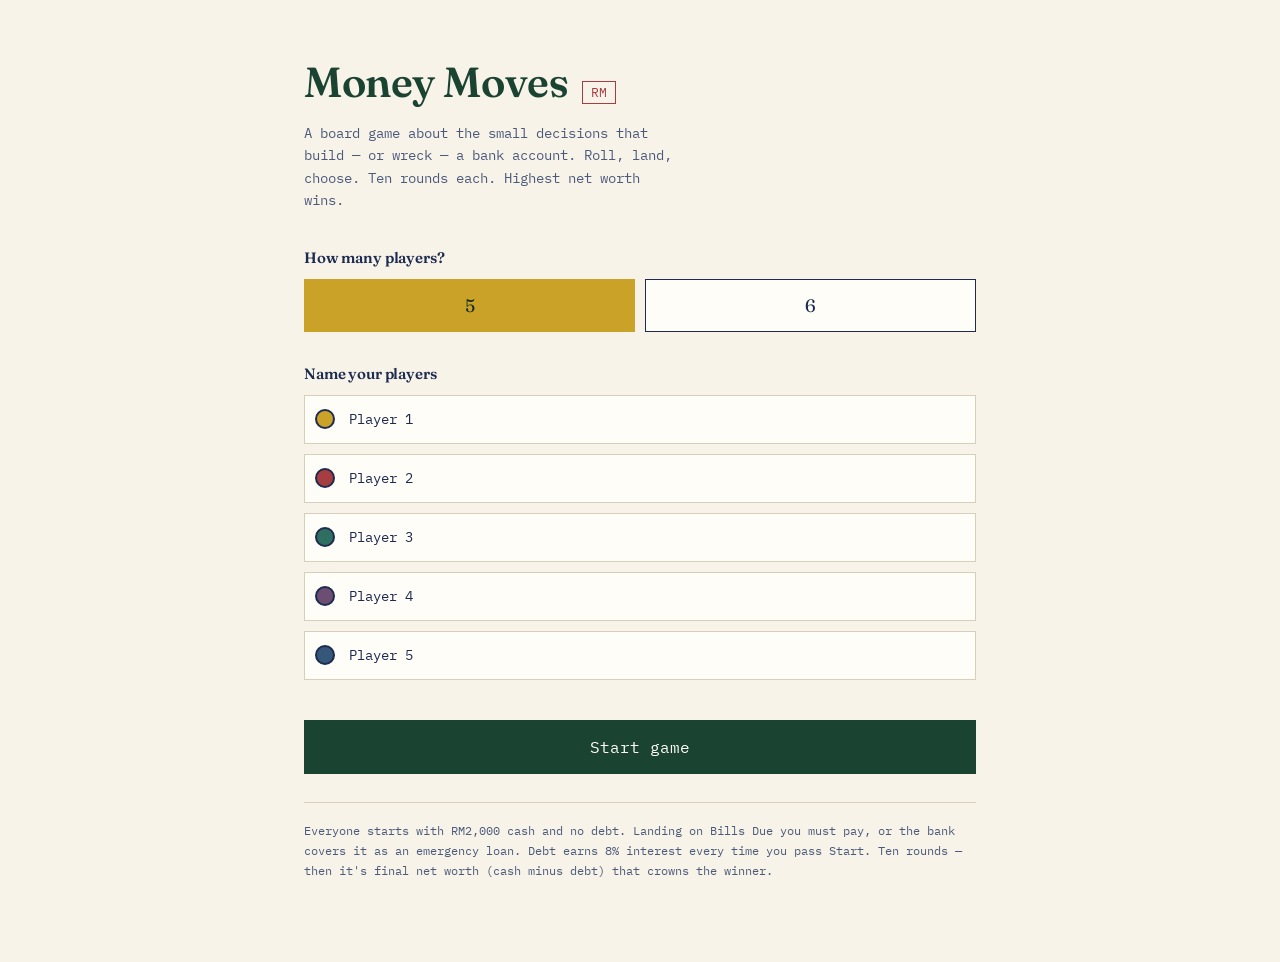
<file: money-moves.html>
<!DOCTYPE html>
<html lang="en">
<head>
<meta charset="UTF-8">
<meta name="viewport" content="width=device-width, initial-scale=1.0">
<title>Money Moves</title>
<link rel="preconnect" href="https://fonts.googleapis.com">
<link rel="preconnect" href="https://fonts.gstatic.com" crossorigin>
<link href="https://fonts.googleapis.com/css2?family=Fraunces:opsz,wght@9..144,400;9..144,500;9..144,600;9..144,700&family=IBM+Plex+Mono:wght@400;500;600&display=swap" rel="stylesheet">
<style>
  :root{
    --cream:#F7F3E9;
    --sand:#EDE6D6;
    --paper:#FFFDF8;
    --ink:#1D2B4F;
    --ink-soft:#4C5A7A;
    --green:#1B4332;
    --green-deep:#122A22;
    --gold:#C9A227;
    --brick:#A63D40;
    --line:#D8CFBA;
    --line-strong:#B9AD8E;
  }
  *{box-sizing:border-box;}
  html,body{margin:0;padding:0;}
  body{
    background:var(--cream);
    color:var(--ink);
    font-family:'IBM Plex Mono',ui-monospace,monospace;
    min-height:100vh;
    -webkit-font-smoothing:antialiased;
  }
  h1,h2,h3,h4{
    font-family:'Fraunces',Georgia,serif;
    margin:0;
    font-weight:600;
    letter-spacing:-0.01em;
  }
  .money{font-variant-numeric:tabular-nums;}
  .pos{color:var(--green);}
  .neg{color:var(--brick);}
  button{
    font-family:'IBM Plex Mono',monospace;
    cursor:pointer;
    border:1px solid var(--ink);
    background:var(--paper);
    color:var(--ink);
    padding:10px 18px;
    font-size:14px;
    transition:background .15s ease, color .15s ease, transform .1s ease;
  }
  button:hover:not(:disabled){background:var(--ink);color:var(--paper);}
  button:active:not(:disabled){transform:scale(0.97);}
  button:disabled{opacity:.4;cursor:not-allowed;}
  button.primary{background:var(--green);color:var(--paper);border-color:var(--green);}
  button.primary:hover:not(:disabled){background:var(--green-deep);border-color:var(--green-deep);}
  button.ghost{background:transparent;border-color:var(--line-strong);color:var(--ink-soft);}
  button.small{padding:6px 12px;font-size:12px;}

  /* ---------- SETUP SCREEN ---------- */
  #setup{
    max-width:720px;
    margin:0 auto;
    padding:56px 24px 80px;
  }
  .brand{
    display:flex;
    align-items:baseline;
    gap:14px;
    margin-bottom:6px;
  }
  .brand h1{font-size:42px;color:var(--green);}
  .brand .ticker{font-size:13px;color:var(--brick);border:1px solid var(--brick);padding:2px 8px;}
  .tagline{color:var(--ink-soft);font-size:14px;max-width:46ch;line-height:1.6;margin-bottom:36px;}
  .setup-block{margin-bottom:32px;}
  .setup-block h3{font-size:15px;margin-bottom:12px;color:var(--ink);}
  .count-row{display:flex;gap:10px;}
  .count-row button{flex:1;padding:14px;font-size:18px;font-family:'Fraunces',serif;}
  .count-row button.active{background:var(--gold);border-color:var(--gold);color:var(--green-deep);}
  .player-rows{display:flex;flex-direction:column;gap:10px;}
  .player-row{display:flex;align-items:center;gap:10px;border:1px solid var(--line);background:var(--paper);padding:8px 10px;}
  .swatch{width:20px;height:20px;border-radius:50%;flex-shrink:0;border:2px solid var(--ink);}
  .player-row input{
    flex:1;font-family:'IBM Plex Mono',monospace;font-size:14px;
    border:none;background:transparent;padding:6px 4px;color:var(--ink);
    border-bottom:1px solid transparent;
  }
  .player-row input:focus{outline:none;border-bottom:1px solid var(--ink);}
  #start-game{width:100%;padding:16px;font-size:16px;margin-top:8px;}
  .rules-note{font-size:12px;color:var(--ink-soft);line-height:1.7;margin-top:28px;border-top:1px solid var(--line);padding-top:18px;}

  /* ---------- GAME SCREEN ---------- */
  #game{display:none;min-height:100vh;}
  .app-shell{
    display:grid;
    grid-template-columns:1fr 300px;
    max-width:1180px;
    margin:0 auto;
    padding:20px;
    gap:20px;
  }
  .top-bar{
    grid-column:1/-1;
    display:flex;
    justify-content:space-between;
    align-items:center;
    padding-bottom:14px;
    border-bottom:1px solid var(--line-strong);
    margin-bottom:4px;
  }
  .top-bar h1{font-size:24px;color:var(--green);}
  .round-tag{font-size:12px;color:var(--ink-soft);}

  .board-wrap{display:flex;flex-direction:column;gap:16px;}
  #board{
    display:grid;
    grid-template-columns:repeat(7,1fr);
    grid-template-rows:repeat(7,1fr);
    gap:4px;
    aspect-ratio:1/1;
    background:var(--line);
    padding:4px;
    border:1px solid var(--ink);
  }
  .tile{
    background:var(--paper);
    display:flex;
    flex-direction:column;
    justify-content:space-between;
    padding:5px;
    position:relative;
    overflow:hidden;
    min-width:0;
    min-height:0;
  }
  .tile.corner{background:var(--sand);}
  .tile .t-icon{font-size:16px;line-height:1;}
  .tile .t-label{
    font-size:8.5px;
    line-height:1.15;
    color:var(--ink-soft);
    font-weight:500;
    text-transform:uppercase;
    letter-spacing:.02em;
  }
  .tile.type-BILLS{border-top:3px solid var(--brick);}
  .tile.type-INVEST{border-top:3px solid var(--green);}
  .tile.type-BANK{border-top:3px solid var(--gold);}
  .tile.type-CHANCE, .tile.type-CHANCEHUB{border-top:3px solid var(--ink-soft);}
  .tile.type-SKILL{border-top:3px solid var(--green);}
  .tile.type-SHOP{border-top:3px solid var(--brick);}
  .tile.type-START{border-top:3px solid var(--gold);}
  .tile.type-REST{border-top:3px solid var(--line-strong);}
  .tokens{
    position:absolute;
    bottom:3px;right:3px;
    display:flex;
    flex-wrap:wrap-reverse;
    gap:2px;
    max-width:80%;
    justify-content:flex-end;
  }
  .token{
    width:11px;height:11px;border-radius:50%;
    border:1.5px solid var(--paper);
    box-shadow:0 0 0 1px var(--ink);
    transition:transform .2s ease;
  }
  .token.bounce{animation:bounce .35s ease;}
  @keyframes bounce{0%{transform:scale(1.6);}100%{transform:scale(1);}}

  .center-panel{
    grid-column:2/7;grid-row:2/7;
    background:var(--green);
    color:var(--cream);
    display:flex;
    flex-direction:column;
    align-items:center;
    justify-content:center;
    gap:14px;
    padding:16px;
    text-align:center;
  }
  .center-panel h2{font-size:20px;color:var(--paper);}
  .turn-sub{font-size:12px;color:#CFE0D4;}
  .dice-row{display:flex;gap:10px;}
  .die{
    width:46px;height:46px;
    background:var(--paper);
    color:var(--ink);
    display:flex;align-items:center;justify-content:center;
    font-size:24px;
    border:1px solid var(--ink);
  }
  .die.rolling{animation:spin .5s linear infinite;}
  @keyframes spin{0%{transform:rotate(0)}100%{transform:rotate(360deg)}}
  #roll-btn{background:var(--gold);border-color:var(--gold);color:var(--green-deep);font-size:15px;padding:12px 26px;}
  #roll-btn:hover:not(:disabled){background:#B08F1E;border-color:#B08F1E;}

  #log-panel{
    border:1px solid var(--line-strong);
    background:var(--paper);
    height:150px;
    overflow-y:auto;
    padding:10px 14px;
    font-size:12.5px;
    line-height:1.9;
  }
  #log-panel .entry{border-bottom:1px dotted var(--line);padding-bottom:4px;margin-bottom:4px;}
  #log-panel .entry:last-child{border-bottom:none;}
  .who{font-weight:600;color:var(--green);}

  /* Sidebar */
  #sidebar{display:flex;flex-direction:column;gap:10px;}
  .p-card{
    border:1px solid var(--line-strong);
    background:var(--paper);
    padding:10px 12px;
    position:relative;
  }
  .p-card.active{
    border-color:var(--gold);
    box-shadow:0 0 0 1px var(--gold);
    background:var(--sand);
  }
  .p-card .p-head{display:flex;align-items:center;gap:8px;margin-bottom:6px;}
  .p-dot{width:12px;height:12px;border-radius:50%;flex-shrink:0;border:1.5px solid var(--ink);}
  .p-name{font-family:'Fraunces',serif;font-size:15px;font-weight:600;}
  .p-stats{display:grid;grid-template-columns:1fr auto;font-size:12px;row-gap:3px;color:var(--ink-soft);}
  .p-stats .val{color:var(--ink);text-align:right;}
  .p-turnflag{font-size:10px;color:var(--gold);text-transform:uppercase;letter-spacing:.05em;margin-left:auto;}

  /* Modal */
  #modal-overlay{
    display:none;
    position:fixed;inset:0;
    background:rgba(18,42,34,0.55);
    align-items:center;justify-content:center;
    z-index:50;
    padding:20px;
  }
  #modal-box{
    background:var(--paper);
    max-width:420px;width:100%;
    padding:26px 26px 22px;
    border:1px solid var(--ink);
  }
  .m-kicker{font-size:11px;letter-spacing:.06em;color:var(--brick);text-transform:uppercase;margin-bottom:8px;}
  #modal-box h3{font-size:22px;margin-bottom:10px;color:var(--green);}
  #modal-box p{font-size:13.5px;line-height:1.7;color:var(--ink-soft);margin:0 0 6px;}
  #modal-box .amount{font-weight:600;}
  .modal-actions{display:flex;gap:10px;margin-top:18px;flex-wrap:wrap;}
  .modal-actions button{flex:1;min-width:120px;}
  .choice-list{display:flex;flex-direction:column;gap:8px;margin-top:14px;}
  .choice-list button{width:100%;text-align:left;}

  /* End screen */
  #end-overlay{
    display:none;
    position:fixed;inset:0;
    background:var(--green-deep);
    color:var(--cream);
    z-index:60;
    overflow-y:auto;
  }
  .end-wrap{max-width:640px;margin:0 auto;padding:60px 24px 80px;}
  .end-wrap h1{font-size:34px;color:var(--gold);margin-bottom:6px;}
  .end-wrap .sub{color:#CFE0D4;font-size:13px;margin-bottom:32px;}
  .rank-row{
    display:flex;align-items:center;gap:14px;
    padding:14px 0;border-bottom:1px solid rgba(255,255,255,.15);
  }
  .rank-num{font-family:'Fraunces',serif;font-size:22px;color:var(--gold);width:28px;}
  .rank-name{flex:1;font-family:'Fraunces',serif;font-size:17px;}
  .rank-net{font-size:15px;text-align:right;}
  .badges{margin-top:30px;display:flex;flex-direction:column;gap:8px;font-size:13px;color:#CFE0D4;}
  .badges b{color:var(--paper);}
  #play-again{margin-top:34px;}

  @media (max-width:860px){
    .app-shell{grid-template-columns:1fr;}
    #sidebar{grid-row:auto;}
  }
</style>
</head>
<body>

<!-- ============ SETUP SCREEN ============ -->
<div id="setup">
  <div class="brand"><h1>Money Moves</h1><span class="ticker">RM</span></div>
  <p class="tagline">A board game about the small decisions that build — or wreck — a bank account. Roll, land, choose. Ten rounds each. Highest net worth wins.</p>

  <div class="setup-block">
    <h3>How many players?</h3>
    <div class="count-row" id="count-row">
      <button data-n="5">5</button>
      <button data-n="6">6</button>
    </div>
  </div>

  <div class="setup-block">
    <h3>Name your players</h3>
    <div class="player-rows" id="player-rows"></div>
  </div>

  <button id="start-game" class="primary">Start game</button>

  <div class="rules-note">
    Everyone starts with RM2,000 cash and no debt. Landing on Bills Due you must pay, or the bank covers it as an emergency loan. Debt earns 8% interest every time you pass Start. Ten rounds — then it's final net worth (cash minus debt) that crowns the winner.
  </div>
</div>

<!-- ============ GAME SCREEN ============ -->
<div id="game">
  <div class="app-shell">
    <div class="top-bar">
      <h1>Money Moves</h1>
      <div class="round-tag" id="round-tag">Round 1 / 10</div>
    </div>

    <div class="board-wrap">
      <div id="board"></div>
      <div id="log-panel"></div>
    </div>

    <div id="sidebar"></div>
  </div>
</div>

<!-- ============ MODAL ============ -->
<div id="modal-overlay">
  <div id="modal-box"></div>
</div>

<!-- ============ END SCREEN ============ -->
<div id="end-overlay">
  <div class="end-wrap">
    <h1>Final Ledger</h1>
    <div class="sub">Ten rounds closed. Here's where everyone landed.</div>
    <div id="rankings"></div>
    <div class="badges" id="badges"></div>
    <button id="play-again" class="primary">Play again</button>
  </div>
</div>

<script>
(function(){
  "use strict";

  /* ---------------- CONFIG ---------------- */
  var ROUNDS = 10;
  var START_CASH = 2000;
  var DEBT_INTEREST = 0.08;
  var COLORS = [
    {name:"Gold", hex:"#C9A227"},
    {name:"Brick", hex:"#A63D40"},
    {name:"Teal", hex:"#2F6F62"},
    {name:"Plum", hex:"#6B4E71"},
    {name:"Denim", hex:"#35577A"},
    {name:"Olive", hex:"#6E7B3A"}
  ];

  var TILE_ICON = {
    START:"\u2691", BILLS:"\u2716", PAYDAY:"\u25C6", INVEST:"\u2191",
    BANK:"\u265C", CHANCE:"?", CHANCEHUB:"?!", SKILL:"\u2726",
    SHOP:"\u25CB", REST:"\u2764"
  };
  var TILE_LABEL = {
    START:"Start / Payday", BILLS:"Bills Due", PAYDAY:"Side Income",
    INVEST:"Investment Corner", BANK:"The Bank", CHANCE:"Chance",
    CHANCEHUB:"Fortune's Corner", SKILL:"Skill Up", SHOP:"Shopping Temptation",
    REST:"Payday Weekend"
  };

  var BOARD_TYPES = [
    "START","BILLS","INVEST","CHANCE","SKILL","SHOP","BANK",
    "BILLS","PAYDAY","CHANCE","INVEST","SHOP","CHANCEHUB",
    "BILLS","SKILL","PAYDAY","INVEST","CHANCE","REST",
    "BILLS","SHOP","PAYDAY","CHANCE","SKILL"
  ];

  // 7x7 grid coordinates for a 24-tile perimeter loop, index 0 = bottom-right (START)
  function buildCoords(){
    var arr = new Array(24);
    arr[0] = [7,7];               // START (bottom-right)
    arr[1] = [6,7];
    arr[2] = [5,7];
    arr[3] = [4,7];
    arr[4] = [3,7];
    arr[5] = [2,7];
    arr[6] = [1,7];                // BANK corner (top-right)
    arr[7] = [1,6];
    arr[8] = [1,5];
    arr[9] = [1,4];
    arr[10] = [1,3];
    arr[11] = [1,2];
    arr[12] = [1,1];               // CHANCEHUB corner (top-left)
    arr[13] = [2,1];
    arr[14] = [3,1];
    arr[15] = [4,1];
    arr[16] = [5,1];
    arr[17] = [6,1];
    arr[18] = [7,1];               // REST corner (bottom-left)
    arr[19] = [7,2];
    arr[20] = [7,3];
    arr[21] = [7,4];
    arr[22] = [7,5];
    arr[23] = [7,6];
    return arr;
  }
  var COORDS = buildCoords();
  var CORNER_SET = {0:1,6:1,12:1,18:1};

  var CHANCE_EVENTS = [
    {text:"Found RM120 in an old jacket pocket.", fx:function(p){p.cash+=120;}},
    {text:"Parking fine — pay RM60.", fx:function(p){p.cash=Math.max(0,p.cash-60);}},
    {text:"A friend repays an old debt: +RM250.", fx:function(p){p.cash+=250;}},
    {text:"Phone screen cracks. Repair costs RM180.", fx:function(p){p.cash=Math.max(0,p.cash-180);}},
    {text:"Cashback reward lands in your account: +RM90.", fx:function(p){p.cash+=90;}},
    {text:"Car needs a service — RM220 gone.", fx:function(p){p.cash=Math.max(0,p.cash-220);}},
    {text:"Small freelance gig pays out: +RM300.", fx:function(p){p.cash+=300;}},
    {text:"Bank waives a fee in your favour: +RM40.", fx:function(p){p.cash+=40;}},
    {text:"Lost your umbrella, buy a new one. -RM25.", fx:function(p){p.cash=Math.max(0,p.cash-25);}},
    {text:"Nothing happens. Quiet week.", fx:function(p){}}
  ];
  var CHANCEHUB_EVENTS = [
    {text:"Tax refund arrives: +RM500.", fx:function(p){p.cash+=500;}},
    {text:"Medical emergency. Debt +RM400 to cover it.", fx:function(p){p.debt+=400;}},
    {text:"A side hustle takes off: +RM650.", fx:function(p){p.cash+=650;}},
    {text:"Identity theft scare, bank fees: -RM300.", fx:function(p){p.cash=Math.max(0,p.cash-300);}},
    {text:"Won a small lottery draw: +RM800.", fx:function(p){p.cash+=800;}}
  ];

  /* ---------------- STATE ---------------- */
  var players = [];
  var currentIdx = 0;
  var round = 1;
  var totalTurnsTaken = 0;
  var boardEl, sidebarEl, logEl;

  /* ---------------- SETUP SCREEN LOGIC ---------------- */
  var playerCount = 5;
  var countRow = document.getElementById("count-row");
  var playerRowsEl = document.getElementById("player-rows");

  function renderPlayerInputs(){
    playerRowsEl.innerHTML = "";
    for(var i=0;i<playerCount;i++){
      var row = document.createElement("div");
      row.className = "player-row";
      var sw = document.createElement("div");
      sw.className = "swatch";
      sw.style.background = COLORS[i].hex;
      var input = document.createElement("input");
      input.type = "text";
      input.maxLength = 16;
      input.placeholder = "Player " + (i+1);
      input.value = "Player " + (i+1);
      input.dataset.idx = i;
      row.appendChild(sw);
      row.appendChild(input);
      playerRowsEl.appendChild(row);
    }
  }
  Array.prototype.forEach.call(countRow.querySelectorAll("button"), function(btn){
    btn.addEventListener("click", function(){
      Array.prototype.forEach.call(countRow.querySelectorAll("button"), function(b){b.classList.remove("active");});
      btn.classList.add("active");
      playerCount = parseInt(btn.dataset.n,10);
      renderPlayerInputs();
    });
  });
  countRow.querySelector('[data-n="5"]').classList.add("active");
  renderPlayerInputs();

  document.getElementById("start-game").addEventListener("click", function(){
    var inputs = playerRowsEl.querySelectorAll("input");
    players = [];
    for(var i=0;i<inputs.length;i++){
      var nm = inputs[i].value.trim() || ("Player " + (i+1));
      players.push({
        id:i,
        name:nm,
        color:COLORS[i].hex,
        cash:START_CASH,
        debt:0,
        position:0,
        incomeBoost:0,
        shopCount:0,
        investCount:0
      });
    }
    document.getElementById("setup").style.display = "none";
    document.getElementById("game").style.display = "block";
    initGame();
  });

  /* ---------------- HELPERS ---------------- */
  function escapeHtml(s){
    return String(s).replace(/[&<>"']/g, function(c){
      return ({"&":"&amp;","<":"&lt;",">":"&gt;",'"':"&quot;","'":"&#39;"})[c];
    });
  }
  function fmt(n){ return Math.round(n).toLocaleString(); }
  function netWorth(p){ return p.cash - p.debt; }

  function log(html){
    var entry = document.createElement("div");
    entry.className = "entry";
    entry.innerHTML = html;
    logEl.appendChild(entry);
    logEl.scrollTop = logEl.scrollHeight;
  }

  function showModal(html){
    document.getElementById("modal-box").innerHTML = html;
    document.getElementById("modal-overlay").style.display = "flex";
  }
  function closeModal(){
    document.getElementById("modal-overlay").style.display = "none";
  }

  /* ---------------- BOARD RENDER ---------------- */
  function initGame(){
    boardEl = document.getElementById("board");
    sidebarEl = document.getElementById("sidebar");
    logEl = document.getElementById("log-panel");

    boardEl.innerHTML = "";
    for(var i=0;i<24;i++){
      var type = BOARD_TYPES[i];
      var coord = COORDS[i];
      var tile = document.createElement("div");
      tile.className = "tile type-" + type + (CORNER_SET[i] ? " corner" : "");
      tile.style.gridColumn = coord[1];
      tile.style.gridRow = coord[0];
      tile.id = "tile-" + i;
      tile.innerHTML =
        '<div class="t-icon">'+TILE_ICON[type]+'</div>' +
        '<div class="t-label">'+TILE_LABEL[type]+'</div>' +
        '<div class="tokens" id="tokens-'+i+'"></div>';
      boardEl.appendChild(tile);
    }

    var center = document.createElement("div");
    center.className = "center-panel";
    center.innerHTML =
      '<h2 id="turn-name">—</h2>' +
      '<div class="turn-sub" id="turn-sub">ready to roll</div>' +
      '<div class="dice-row"><div class="die" id="die1">-</div><div class="die" id="die2">-</div></div>' +
      '<button id="roll-btn" class="primary">Roll dice</button>';
    boardEl.appendChild(center);

    document.getElementById("roll-btn").addEventListener("click", rollDice);

    renderSidebar();
    placeAllTokens();
    log('<span class="who">Game start.</span> '+players.length+' players, RM'+fmt(START_CASH)+' each. '+ROUNDS+' rounds on the clock.');
    startTurn();
  }

  function placeAllTokens(){
    for(var i=0;i<24;i++){
      var el = document.getElementById("tokens-"+i);
      if(el) el.innerHTML = "";
    }
    players.forEach(function(p){
      var slot = document.getElementById("tokens-"+p.position);
      var tok = document.createElement("div");
      tok.className = "token";
      tok.style.background = p.color;
      tok.id = "token-"+p.id;
      slot.appendChild(tok);
    });
  }

  function renderSidebar(){
    sidebarEl.innerHTML = "";
    players.forEach(function(p, i){
      var card = document.createElement("div");
      card.className = "p-card" + (i===currentIdx ? " active" : "");
      card.id = "card-"+p.id;
      card.innerHTML =
        '<div class="p-head"><div class="p-dot" style="background:'+p.color+'"></div>' +
        '<div class="p-name">'+escapeHtml(p.name)+'</div>' +
        (i===currentIdx ? '<div class="p-turnflag">rolling</div>' : '') +
        '</div>' +
        '<div class="p-stats">' +
          '<div>Cash</div><div class="val money">RM'+fmt(p.cash)+'</div>' +
          '<div>Debt</div><div class="val money neg">RM'+fmt(p.debt)+'</div>' +
          '<div>Net worth</div><div class="val money '+(netWorth(p)>=0?'pos':'neg')+'">RM'+fmt(netWorth(p))+'</div>' +
        '</div>';
      sidebarEl.appendChild(card);
    });
  }

  /* ---------------- TURN FLOW ---------------- */
  function startTurn(){
    var p = players[currentIdx];
    document.getElementById("round-tag").textContent = "Round " + round + " / " + ROUNDS;
    document.getElementById("turn-name").textContent = p.name + "'s turn";
    document.getElementById("turn-sub").textContent = "cash RM" + fmt(p.cash) + " \u00B7 debt RM" + fmt(p.debt);
    document.getElementById("roll-btn").disabled = false;
    renderSidebar();
  }

  function rollDice(){
    document.getElementById("roll-btn").disabled = true;
    var d1el = document.getElementById("die1");
    var d2el = document.getElementById("die2");
    d1el.classList.add("rolling");
    d2el.classList.add("rolling");
    var ticks = 0;
    var spin = setInterval(function(){
      d1el.textContent = 1 + Math.floor(Math.random()*6);
      d2el.textContent = 1 + Math.floor(Math.random()*6);
      ticks++;
      if(ticks > 8){
        clearInterval(spin);
        d1el.classList.remove("rolling");
        d2el.classList.remove("rolling");
        var d1 = 1 + Math.floor(Math.random()*6);
        var d2 = 1 + Math.floor(Math.random()*6);
        d1el.textContent = d1;
        d2el.textContent = d2;
        var steps = d1 + d2;
        document.getElementById("turn-sub").textContent = "rolled " + d1 + " + " + d2 + " = " + steps;
        movePlayer(players[currentIdx], steps, landTile);
      }
    }, 70);
  }

  function movePlayer(p, steps, cb){
    var stepsLeft = steps;
    function stepOnce(){
      if(stepsLeft <= 0){ cb(p, BOARD_TYPES[p.position]); return; }
      var oldPos = p.position;
      p.position = (p.position + 1) % 24;
      stepsLeft--;

      var oldSlot = document.getElementById("tokens-"+oldPos);
      var tok = document.getElementById("token-"+p.id);
      var newSlot = document.getElementById("tokens-"+p.position);
      if(tok && newSlot){
        newSlot.appendChild(tok);
        tok.classList.remove("bounce");
        void tok.offsetWidth;
        tok.classList.add("bounce");
      }

      if(p.position === 0){
        passStart(p);
      }

      setTimeout(stepOnce, 130);
    }
    stepOnce();
  }

  function passStart(p){
    var salary = 500 + p.incomeBoost;
    p.cash += salary;
    var interestNote = "";
    if(p.debt > 0){
      var before = p.debt;
      p.debt = Math.round(p.debt * (1 + DEBT_INTEREST));
      interestNote = ' Debt grew RM'+fmt(before)+' \u2192 RM'+fmt(p.debt)+' (8% interest).';
    }
    log('<span class="who">'+escapeHtml(p.name)+'</span> passed Start \u2014 collected <span class="pos money">+RM'+fmt(salary)+'</span> salary.'+interestNote);
    renderSidebar();
  }

  function landTile(p, type){
    switch(type){
      case "START": showStartModal(p); break;
      case "BILLS": showBillsModal(p); break;
      case "PAYDAY": showPaydayModal(p); break;
      case "INVEST": showInvestModal(p); break;
      case "BANK": showBankModal(p); break;
      case "CHANCE": showChanceModal(p, CHANCE_EVENTS); break;
      case "CHANCEHUB": showChanceModal(p, CHANCEHUB_EVENTS); break;
      case "SKILL": showSkillModal(p); break;
      case "SHOP": showShopModal(p); break;
      case "REST": showRestModal(p); break;
      default: finishTurn();
    }
  }

  /* ---------------- TILE MODALS ---------------- */
  function showStartModal(p){
    showModal(
      '<div class="m-kicker">HOME BASE</div><h3>Right back at Start</h3>' +
      '<p>You already collected your salary passing through. Nothing more to do here \u2014 keep the momentum going.</p>' +
      '<div class="modal-actions"><button class="primary" id="m-ok">Continue</button></div>'
    );
    document.getElementById("m-ok").addEventListener("click", function(){ closeModal(); finishTurn(); });
  }

  function showBillsModal(p){
    var amt = 400;
    showModal(
      '<div class="m-kicker">BILLS DUE</div><h3>Rent &amp; Utilities</h3>' +
      '<p>Fixed monthly bills are due: <span class="amount neg money">\u2212RM'+amt+'</span>. If you can\'t cover it, the bank covers it for you \u2014 as a new loan.</p>' +
      '<div class="modal-actions"><button class="primary" id="m-ok">Pay Bills</button></div>'
    );
    document.getElementById("m-ok").addEventListener("click", function(){
      if(p.cash >= amt){
        p.cash -= amt;
        log('<span class="who">'+escapeHtml(p.name)+'</span> paid RM'+amt+' in bills.');
      } else {
        var short = amt - p.cash;
        p.cash = 0;
        p.debt += short + 200;
        log('<span class="who">'+escapeHtml(p.name)+'</span> couldn\'t cover bills \u2014 took an emergency loan of RM'+fmt(short+200)+'.');
      }
      closeModal();
      finishTurn();
    });
  }

  function showPaydayModal(p){
    var amt = 200 + Math.floor(Math.random()*200);
    showModal(
      '<div class="m-kicker">SIDE INCOME</div><h3>A little extra</h3>' +
      '<p>Some side work pays off this week: <span class="amount pos money">+RM'+amt+'</span>.</p>' +
      '<div class="modal-actions"><button class="primary" id="m-ok">Collect</button></div>'
    );
    document.getElementById("m-ok").addEventListener("click", function(){
      p.cash += amt;
      log('<span class="who">'+escapeHtml(p.name)+'</span> earned <span class="pos money">+RM'+amt+'</span> in side income.');
      closeModal();
      finishTurn();
    });
  }

  function showInvestModal(p){
    showModal(
      '<div class="m-kicker">INVESTMENT CORNER</div><h3>Put money to work?</h3>' +
      '<p>Markets are unpredictable. Invest and you might grow it \u2014 or lose it.</p>' +
      '<div class="choice-list">' +
        '<button id="inv-300">Invest RM300</button>' +
        '<button id="inv-600">Invest RM600</button>' +
        '<button id="inv-skip" class="ghost">Sit this one out</button>' +
      '</div>'
    );
    function doInvest(amt){
      if(p.cash < amt){
        log('<span class="who">'+escapeHtml(p.name)+'</span> wanted to invest RM'+amt+' but didn\'t have the cash.');
        closeModal(); finishTurn(); return;
      }
      p.cash -= amt;
      p.investCount++;
      var win = Math.random() < 0.55;
      if(win){
        var mult = 1.4 + Math.random()*0.8;
        var ret = Math.round(amt*mult);
        p.cash += ret;
        log('<span class="who">'+escapeHtml(p.name)+'</span> invested RM'+amt+' and it paid off: <span class="pos money">+RM'+fmt(ret)+'</span> back.');
      } else {
        var lossPct = 0.3 + Math.random()*0.5;
        var ret2 = Math.round(amt*(1-lossPct));
        p.cash += ret2;
        log('<span class="who">'+escapeHtml(p.name)+'</span> invested RM'+amt+' \u2014 the market dipped, got back only RM'+fmt(ret2)+'.');
      }
      closeModal(); finishTurn();
    }
    document.getElementById("inv-300").addEventListener("click", function(){ doInvest(300); });
    document.getElementById("inv-600").addEventListener("click", function(){ doInvest(600); });
    document.getElementById("inv-skip").addEventListener("click", function(){
      log('<span class="who">'+escapeHtml(p.name)+'</span> passed on investing this round.');
      closeModal(); finishTurn();
    });
  }

  function showBankModal(p){
    showModal(
      '<div class="m-kicker">THE BANK</div><h3>Manage your debt</h3>' +
      '<p>Current debt: <span class="amount neg money">RM'+fmt(p.debt)+'</span> \u00B7 Cash on hand: <span class="amount money">RM'+fmt(p.cash)+'</span></p>' +
      '<div class="choice-list">' +
        (p.debt>0 ? '<button id="bank-pay">Pay down RM'+Math.min(p.debt,p.cash,1000).toFixed(0)+' of debt</button>' : '') +
        '<button id="bank-loan">Take a RM1,000 loan</button>' +
        '<button id="bank-skip" class="ghost">Leave things as they are</button>' +
      '</div>'
    );
    var payBtn = document.getElementById("bank-pay");
    if(payBtn){
      payBtn.addEventListener("click", function(){
        var amt = Math.min(p.debt, p.cash, 1000);
        p.cash -= amt; p.debt -= amt;
        log('<span class="who">'+escapeHtml(p.name)+'</span> paid down <span class="pos money">RM'+fmt(amt)+'</span> of debt.');
        closeModal(); finishTurn();
      });
    }
    document.getElementById("bank-loan").addEventListener("click", function(){
      p.cash += 1000; p.debt += 1000;
      log('<span class="who">'+escapeHtml(p.name)+'</span> took out a RM1,000 loan.');
      closeModal(); finishTurn();
    });
    document.getElementById("bank-skip").addEventListener("click", function(){
      log('<span class="who">'+escapeHtml(p.name)+'</span> stopped by the bank but made no moves.');
      closeModal(); finishTurn();
    });
  }

  function showChanceModal(p, table){
    var ev = table[Math.floor(Math.random()*table.length)];
    showModal(
      '<div class="m-kicker">'+(table===CHANCEHUB_EVENTS?"FORTUNE'S CORNER":"CHANCE")+'</div><h3>Life happens</h3>' +
      '<p>'+ev.text+'</p>' +
      '<div class="modal-actions"><button class="primary" id="m-ok">Continue</button></div>'
    );
    document.getElementById("m-ok").addEventListener("click", function(){
      ev.fx(p);
      if(p.cash<0) p.cash=0;
      log('<span class="who">'+escapeHtml(p.name)+'</span>: '+ev.text);
      closeModal(); finishTurn();
    });
  }

  function showSkillModal(p){
    var cost = 250;
    showModal(
      '<div class="m-kicker">SKILL UP</div><h3>Invest in yourself</h3>' +
      '<p>Pay <span class="amount neg money">RM'+cost+'</span> now to permanently add <span class="amount pos money">+RM100</span> to every future salary.</p>' +
      '<div class="modal-actions"><button class="primary" id="m-yes">Take the course</button><button class="ghost" id="m-no">Not now</button></div>'
    );
    document.getElementById("m-yes").addEventListener("click", function(){
      if(p.cash >= cost){
        p.cash -= cost;
        p.incomeBoost += 100;
        log('<span class="who">'+escapeHtml(p.name)+'</span> leveled up \u2014 salary permanently +RM100.');
      } else {
        log('<span class="who">'+escapeHtml(p.name)+'</span> wanted to skill up but couldn\'t afford it.');
      }
      closeModal(); finishTurn();
    });
    document.getElementById("m-no").addEventListener("click", function(){
      log('<span class="who">'+escapeHtml(p.name)+'</span> skipped the course.');
      closeModal(); finishTurn();
    });
  }

  function showShopModal(p){
    var cost = 150;
    showModal(
      '<div class="m-kicker">SHOPPING TEMPTATION</div><h3>Treat yourself?</h3>' +
      '<p>A nice little splurge costs <span class="amount neg money">RM'+cost+'</span>. Purely for the joy of it.</p>' +
      '<div class="modal-actions"><button class="primary" id="m-yes">Buy it</button><button class="ghost" id="m-no">Save the money</button></div>'
    );
    document.getElementById("m-yes").addEventListener("click", function(){
      if(p.cash >= cost){
        p.cash -= cost;
        p.shopCount++;
        log('<span class="who">'+escapeHtml(p.name)+'</span> treated themselves \u2014 RM'+cost+' well spent.');
      } else {
        log('<span class="who">'+escapeHtml(p.name)+'</span> wanted to splurge but the wallet said no.');
      }
      closeModal(); finishTurn();
    });
    document.getElementById("m-no").addEventListener("click", function(){
      log('<span class="who">'+escapeHtml(p.name)+'</span> resisted temptation and saved the cash.');
      closeModal(); finishTurn();
    });
  }

  function showRestModal(p){
    showModal(
      '<div class="m-kicker">PAYDAY WEEKEND</div><h3>A quiet stop</h3>' +
      '<p>Nothing due, nothing owed. Just a breather before the next lap.</p>' +
      '<div class="modal-actions"><button class="primary" id="m-ok">Continue</button></div>'
    );
    document.getElementById("m-ok").addEventListener("click", function(){
      log('<span class="who">'+escapeHtml(p.name)+'</span> rested up on Payday Weekend.');
      closeModal(); finishTurn();
    });
  }

  /* ---------------- TURN ADVANCE / END ---------------- */
  function finishTurn(){
    renderSidebar();
    totalTurnsTaken++;
    if(totalTurnsTaken >= ROUNDS * players.length){
      endGame();
      return;
    }
    currentIdx = (currentIdx + 1) % players.length;
    if(currentIdx === 0) round++;
    startTurn();
  }

  function endGame(){
    document.getElementById("game").style.display = "none";
    var ranked = players.slice().sort(function(a,b){ return netWorth(b) - netWorth(a); });
    var rankEl = document.getElementById("rankings");
    rankEl.innerHTML = "";
    ranked.forEach(function(p, i){
      var row = document.createElement("div");
      row.className = "rank-row";
      row.innerHTML =
        '<div class="rank-num">'+(i+1)+'</div>' +
        '<div class="p-dot" style="background:'+p.color+'"></div>' +
        '<div class="rank-name">'+escapeHtml(p.name)+'</div>' +
        '<div class="rank-net money '+(netWorth(p)>=0?'pos':'neg')+'">RM'+fmt(netWorth(p))+'</div>';
      rankEl.appendChild(row);
    });

    var badgesEl = document.getElementById("badges");
    var bigSpender = players.slice().sort(function(a,b){return b.shopCount-a.shopCount;})[0];
    var riskTaker = players.slice().sort(function(a,b){return b.investCount-a.investCount;})[0];
    var debtDodger = players.slice().sort(function(a,b){return a.debt-b.debt;})[0];
    badgesEl.innerHTML =
      '<div><b>Big Spender:</b> '+escapeHtml(bigSpender.name)+' ('+bigSpender.shopCount+' splurges)</div>' +
      '<div><b>Risk Taker:</b> '+escapeHtml(riskTaker.name)+' ('+riskTaker.investCount+' investments)</div>' +
      '<div><b>Debt Dodger:</b> '+escapeHtml(debtDodger.name)+' (RM'+fmt(debtDodger.debt)+' owed)</div>';

    document.getElementById("end-overlay").style.display = "block";
  }

  document.getElementById("play-again").addEventListener("click", function(){
    location.reload();
  });

})();
</script>
</body>
</html>
</file>
